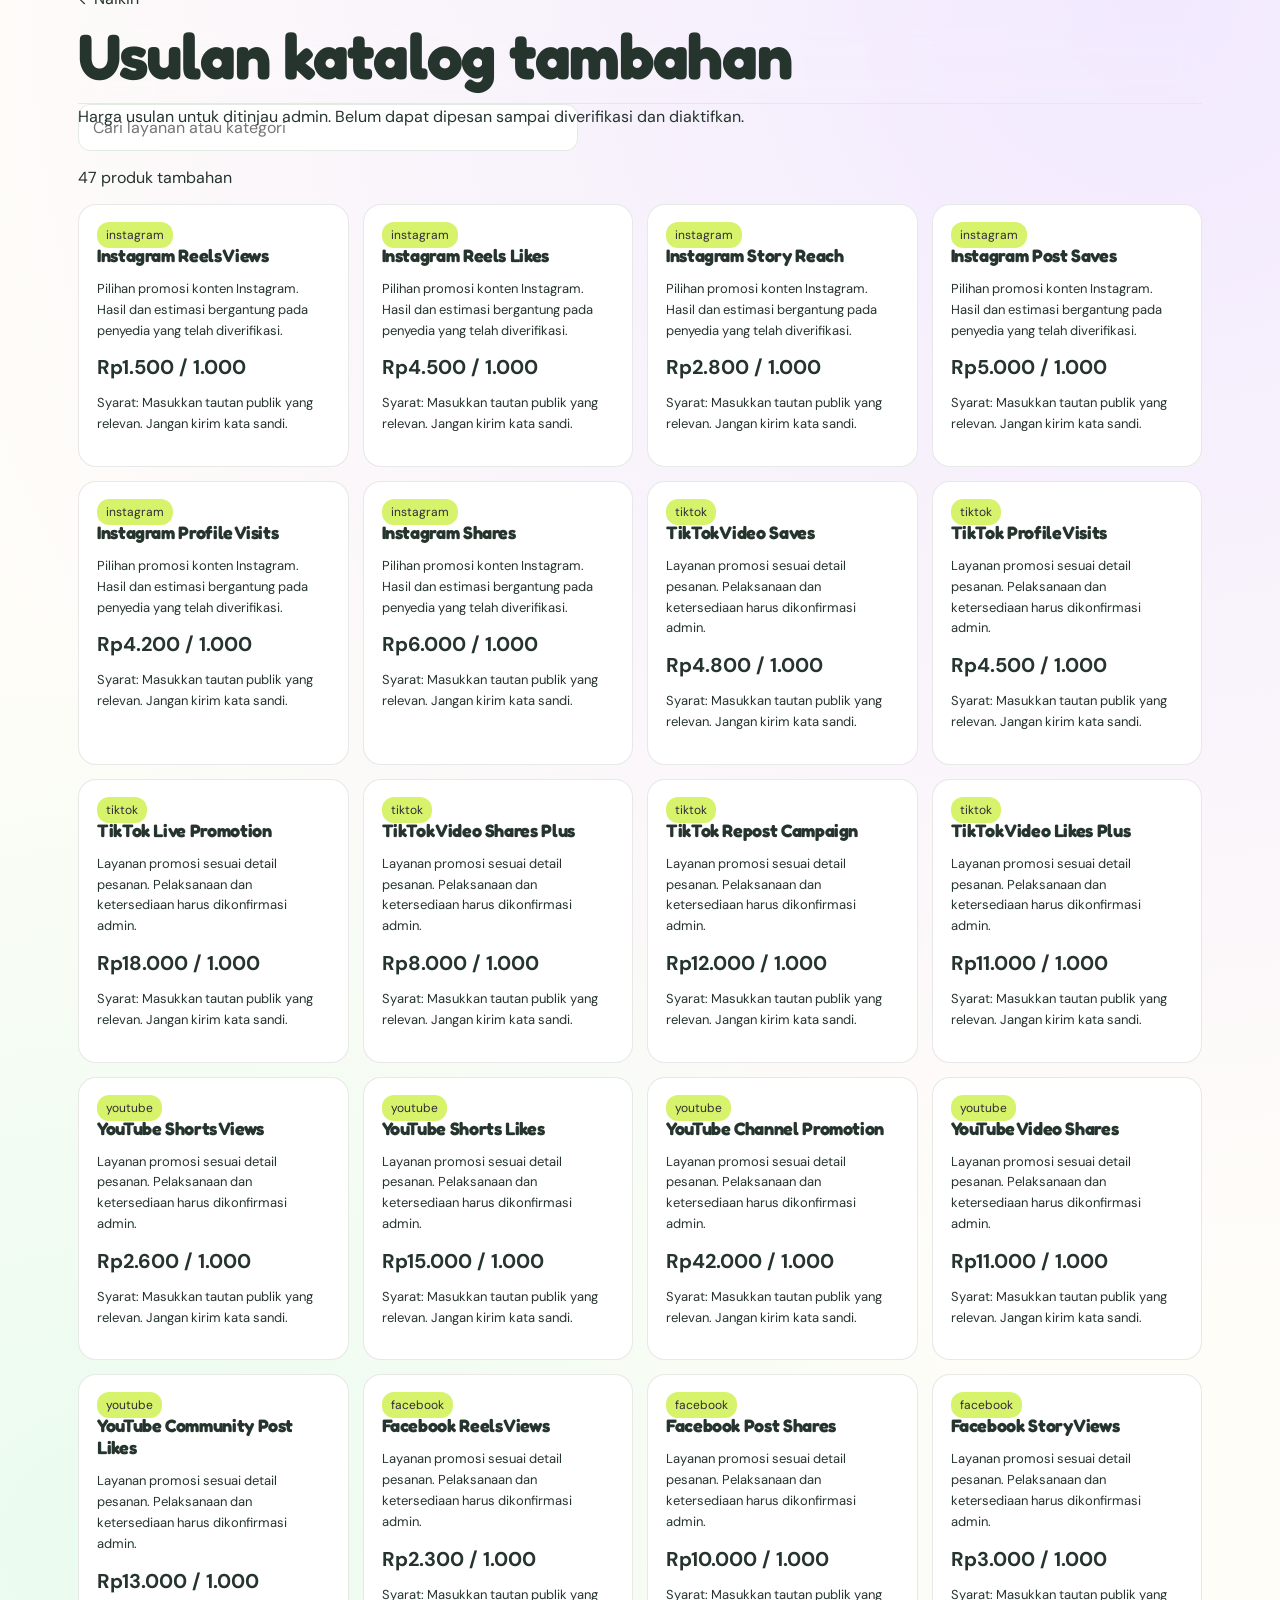
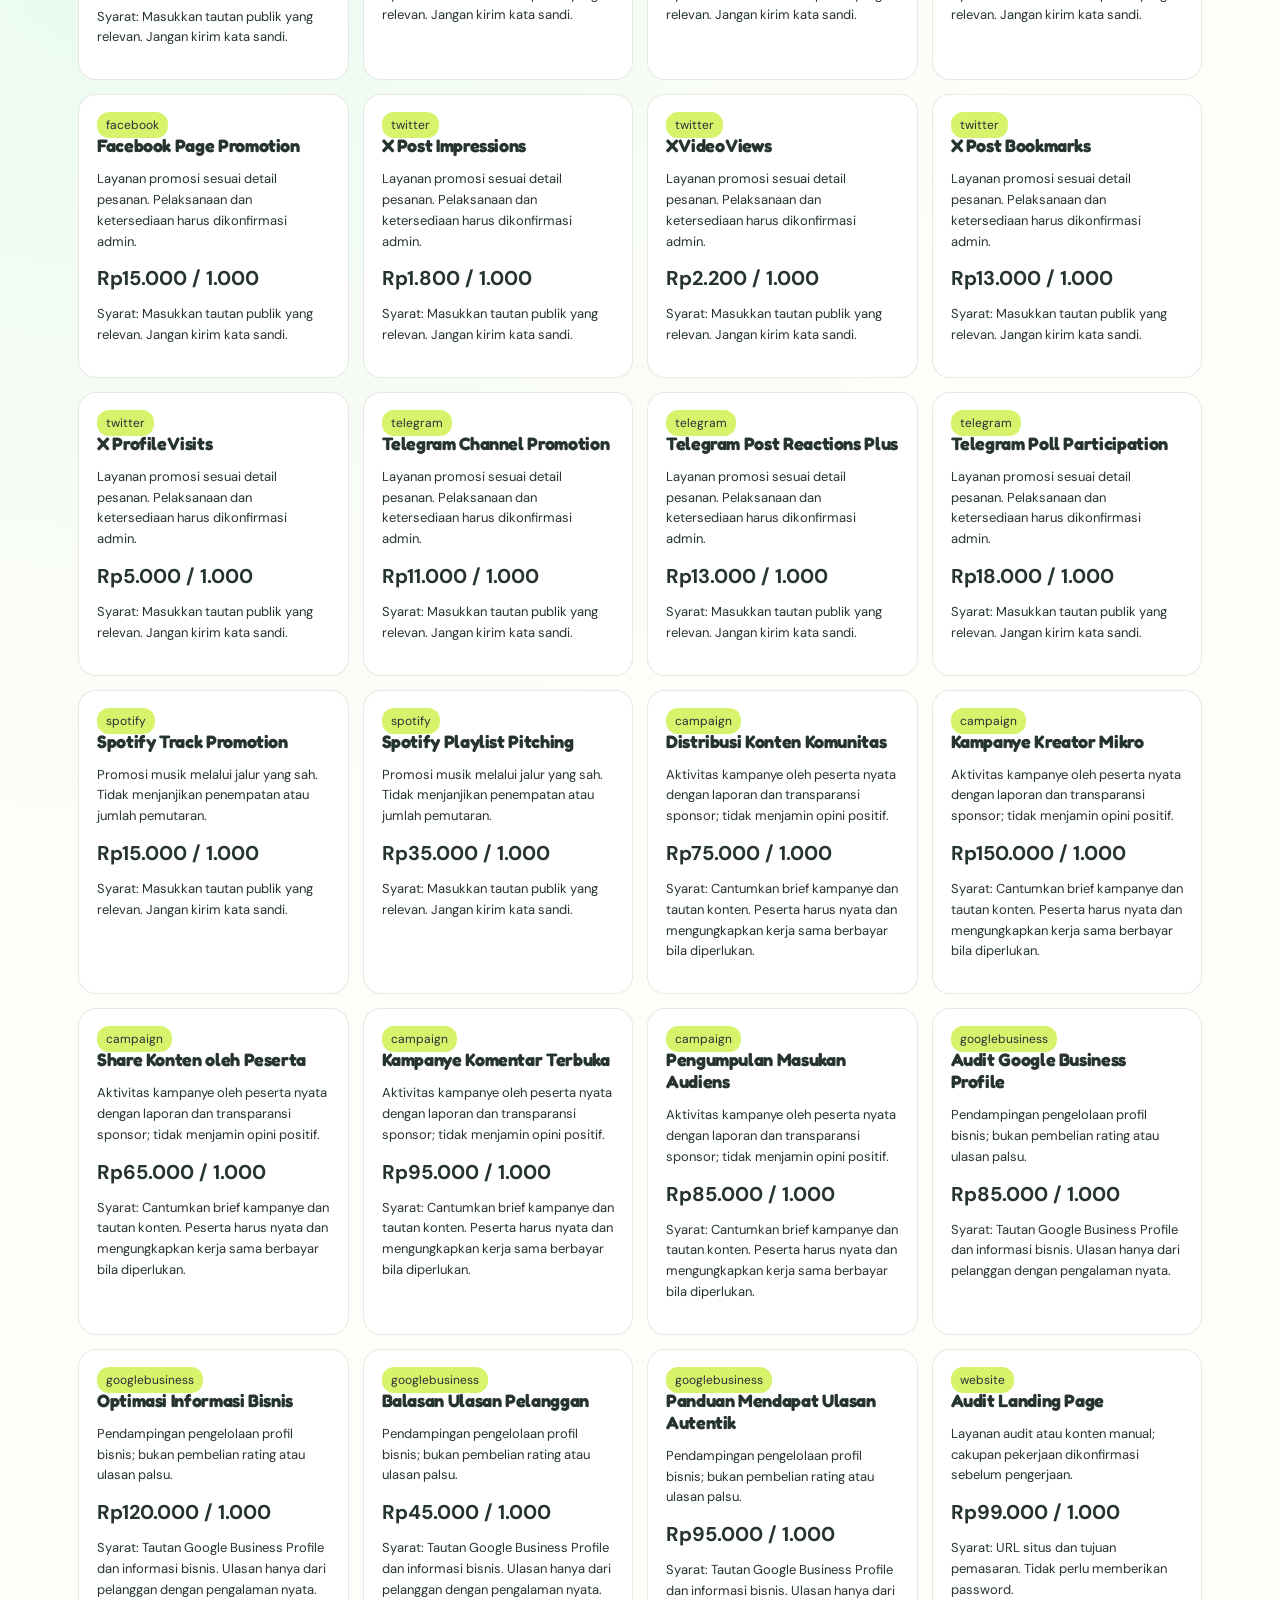
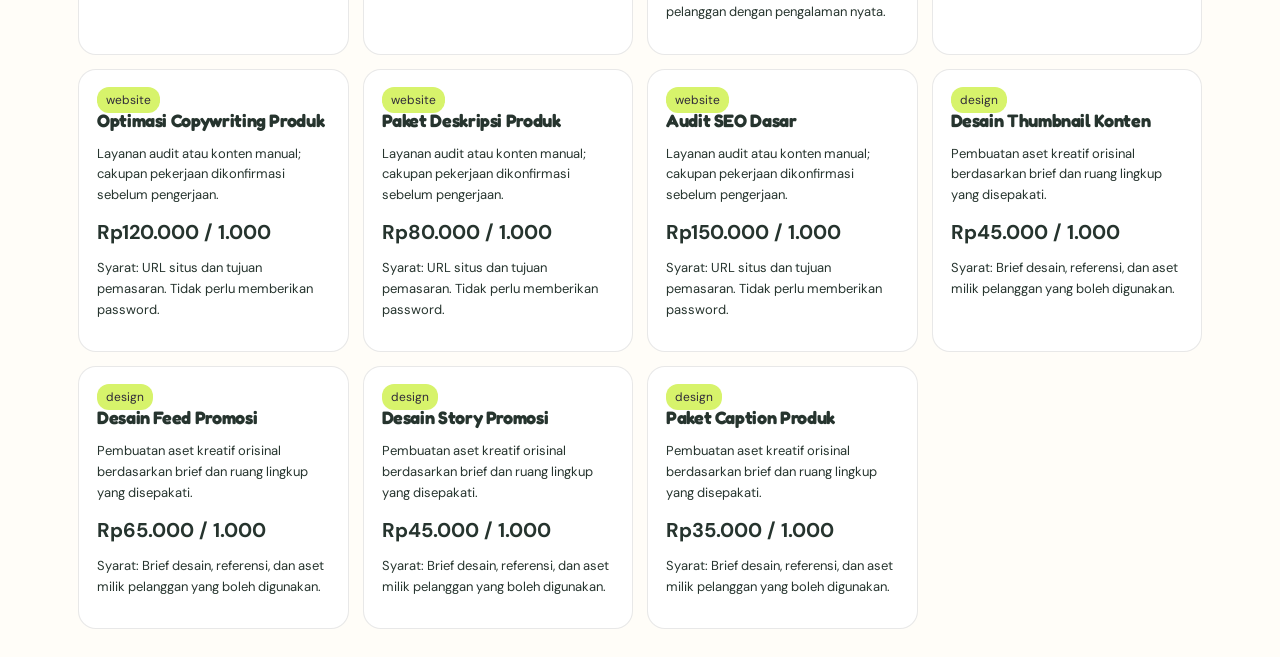
<file: katalog-usulan.html>
<!doctype html><html lang="id"><head><script>document.documentElement.dataset.theme=localStorage.getItem("naikin_theme")==="dark"?"dark":"light";</script><meta charset="utf-8"><meta name="viewport" content="width=device-width,initial-scale=1"><title>Usulan Katalog · Naikin</title><link rel="stylesheet" href="css/app.css"><style>body{display:block;padding:28px;max-width:1180px;margin:auto}.draftgrid{display:grid;grid-template-columns:repeat(auto-fill,minmax(230px,1fr));gap:14px}.draft{padding:18px;border:1px solid #bbb5;border-radius:18px;background:var(--card,#fff)}.draft p{font-size:13px;line-height:1.6}.draft strong{font-size:20px}.pillx{font-size:12px;border-radius:12px;background:#d7f36b;color:#302a39;padding:5px 9px}header{position:static!important;background:transparent!important;padding:0!important}input{max-width:500px}</style></head><body><header><div><a href="index.html">← Naikin</a><h1>Usulan katalog tambahan</h1><p>Harga usulan untuk ditinjau admin. Belum dapat dipesan sampai diverifikasi dan diaktifkan.</p></div></header><input id="filter" placeholder="Cari layanan atau kategori" aria-label="Cari layanan"><p id="count"></p><div id="grid" class="draftgrid"></div><script>fetch('assets/catalog-additions.json').then(r=>r.json()).then(items=>{const el=document.querySelector('#grid'),f=document.querySelector('#filter');function render(){let q=f.value.toLowerCase(),arr=items.filter(x=>(x.name+' '+x.category).toLowerCase().includes(q));document.querySelector('#count').textContent=arr.length+' produk tambahan';el.replaceChildren(...arr.map(x=>{let d=document.createElement('article');d.className='draft';let tag=document.createElement('span');tag.className='pillx';tag.textContent=x.category;let h=document.createElement('h3');h.textContent=x.name;let p=document.createElement('p');p.textContent=x.description;let b=document.createElement('strong');b.textContent='Rp'+(x.price_per_unit*1000).toLocaleString('id-ID')+' / 1.000';let r=document.createElement('p');r.textContent='Syarat: '+x.requirements;d.append(tag,h,p,b,r);return d}))}f.oninput=render;render()}).catch(()=>document.querySelector('#count').textContent='Katalog belum bisa dimuat. Jalankan lewat localhost.');</script></body></html>
</file>
<file: css/app.css>
@import url('https://fonts.googleapis.com/css2?family=DM+Sans:wght@400;500;600;700;800&family=Fredoka:wght@400;500;600;700&display=swap');:root{--bg:#fffbf3;--card:#ffffff;--ink:#2b3040;--muted:#777987;--line:#eae6ed;--accent:#ffe58f;--coral:#ffc9b9;--lilac:#d9c8ff;--mint:#c9f7e7;--shadow:0 12px 32px #665b8710}html[data-theme=dark]{--bg:#1c1b20;--card:#29272e;--ink:#f7f3ef;--muted:#b5b0bb;--line:#47434c;--accent:#ffe58f;--shadow:0 14px 40px #0004}*{box-sizing:border-box}body{margin:0;background:var(--bg);color:var(--ink);font-family:'DM Sans',sans-serif}button,input,textarea,select{font:inherit}button,a{touch-action:manipulation}a{color:inherit;text-decoration:none}button{cursor:pointer}button:disabled{opacity:.55;cursor:not-allowed}.plain{border:0;background:none;color:inherit;padding:10px}.pill,.primary{background:var(--accent);color:#302c35;border:1px solid #e6bf5e;border-radius:14px;padding:11px 17px;font-weight:800}.secondary{background:var(--card);color:var(--ink);border:1px solid var(--line);border-radius:13px;padding:10px 14px}.muted,.sub{color:var(--muted)}.workspace{margin-left:250px;min-height:100vh}#sidebar{width:250px;position:fixed;inset:0 auto 0 0;background:var(--card);border-right:1px solid var(--line);display:flex;flex-direction:column;padding:18px 12px;z-index:20;transition:width .2s}#sidebar .brand{display:flex;align-items:center;gap:9px;padding:12px;font:700 27px 'Fredoka';white-space:nowrap}#sidebar .brand img{width:36px;height:36px}.accent{color:#bc831c}#sidebar nav{overflow-y:auto;min-height:0;flex:1;padding:12px 0}.nav-item{display:flex;align-items:center;gap:13px;padding:13px;border-radius:13px;margin:3px 0;font-weight:700;white-space:nowrap}.nav-item:hover,.nav-item.active{background:var(--bg)}.nav-symbol{width:37px;height:37px;flex:none;display:grid;place-items:center;background:#f0eaff;color:#63539a;border-radius:12px}.nav-icon{width:20px;height:20px}.nav-item:nth-child(3n+2) .nav-symbol{background:#fff0c2;color:#3e8a68}.nav-item:nth-child(3n) .nav-symbol{background:#fff0e6;color:#bb7654}.sidebar-bottom{border-top:1px solid var(--line);padding-top:12px;display:flex;flex-direction:column;gap:6px}.collapsed #sidebar{width:80px}.collapsed .workspace{margin-left:80px}.collapsed .nav-label,.collapsed #sidebar .brand>span{display:none}.collapsed #sidebar .brand{padding-left:10px}header{height:76px;padding:0 30px;display:flex;align-items:center;justify-content:space-between;border-bottom:1px solid var(--line);gap:12px}.header-right{display:flex;align-items:center;gap:12px}#menu,.mobile-brand{display:none}main{max-width:1200px;margin:auto;padding:34px 30px 70px}footer{padding:25px 30px;color:var(--muted);font-size:12px}h1,h2,h3{font-family:'Fredoka';letter-spacing:-.035em}h1{font-size:clamp(36px,5vw,64px);line-height:1.08;margin:12px 0}h2{font-size:25px;margin:0 0 15px}h3{font-size:18px;margin:0 0 9px}.eyebrow{font-size:12px;text-transform:uppercase;letter-spacing:.17em;font-weight:800;color:var(--muted)}.hero{background:linear-gradient(125deg,#fff0b8 0%,#fff3d9 50%,#f3eaff 100%);color:var(--ink);border:1px solid #e9e1d5;border-radius:28px;padding:50px;display:grid;grid-template-columns:1.6fr 1fr;gap:20px;overflow:hidden}.hero p{max-width:470px;line-height:1.7}.hero .shape{display:grid;place-items:center;font:700 clamp(80px,12vw,190px) 'Fredoka';color:#9cdb79;transform:rotate(-12deg);text-shadow:12px 12px 0 #d7c1ff}.hero .primary{display:inline-block;margin-top:15px}.section{margin-top:35px}.section-head{display:flex;align-items:center;justify-content:space-between;gap:15px;margin-bottom:15px}.grid{display:grid;grid-template-columns:repeat(3,minmax(0,1fr));gap:15px}.card,.panel{background:var(--card);border:1px solid var(--line);border-radius:21px;padding:23px;box-shadow:var(--shadow)}.product{display:flex;flex-direction:column;gap:12px;min-height:205px}.product .tag{align-self:flex-start;font-size:11px;font-weight:800;border-radius:20px;background:var(--lilac);color:#2d253c;padding:6px 10px}.product .bottom{display:flex;align-items:center;justify-content:space-between;gap:10px;margin-top:auto}.product p{color:var(--muted);font-size:13px;line-height:1.5;margin:0}.price{font-weight:800;font-size:17px}.controls{display:flex;gap:10px;flex-wrap:wrap;margin:18px 0}.controls input,.controls select{flex:1;min-width:160px}input,textarea,select{background:var(--card);border:1px solid var(--line);border-radius:12px;padding:12px 14px;color:var(--ink);width:100%}textarea{min-height:110px;resize:vertical}.field{display:flex;flex-direction:column;gap:7px;margin:14px 0}.field label{font-weight:700;font-size:13px}.stack{display:grid;gap:12px}.two{display:grid;grid-template-columns:repeat(2,minmax(0,1fr));gap:16px}.stat{background:var(--lilac);color:#302a39;border-radius:20px;padding:22px}.stat strong{display:block;font-size:24px}.stat span{font-size:12px}.row{display:flex;justify-content:space-between;align-items:center;gap:10px;flex-wrap:wrap}.line{border-bottom:1px solid var(--line);padding:14px 0}.small{font-size:12px}.danger{color:#bd4747}.notice{border-left:4px solid var(--lilac);background:var(--card);padding:14px;border-radius:12px;margin:15px 0}dialog{width:min(490px,calc(100vw - 24px));max-height:90vh;overflow:auto;border:1px solid var(--line);border-radius:23px;background:var(--card);color:var(--ink);padding:30px;box-shadow:0 35px 100px #0006}dialog::backdrop{background:#141118aa}.modal-close{position:absolute;right:14px;top:12px;border:0;background:none;color:inherit;font-size:20px}#toast{position:fixed;right:18px;bottom:20px;background:var(--ink);color:var(--bg);padding:12px 18px;border-radius:12px;z-index:99;display:none;max-width:320px}.admin-shell header{max-width:1300px;margin:auto}.admin-shell main{max-width:1300px}.table-wrap{overflow-x:auto}.table{width:100%;border-collapse:collapse;min-width:650px}.table th,.table td{padding:12px;border-bottom:1px solid var(--line);text-align:left;font-size:13px}.table th{color:var(--muted)}.chips{display:flex;gap:8px;flex-wrap:wrap}.chip{border:1px solid var(--line);background:var(--card);padding:9px 13px;border-radius:30px}.chip.selected{background:var(--accent);color:#302c35}.settings-group{margin-bottom:20px}.settings-group .line:last-child{border:0}button:focus-visible,a:focus-visible,input:focus-visible{outline:3px solid #9270dd;outline-offset:2px}@media(max-width:980px){.grid{grid-template-columns:repeat(2,minmax(0,1fr))}.hero{padding:35px}}@media(max-width:700px){#sidebar{transform:translateX(-100%);width:min(290px,85vw)!important}.workspace,.collapsed .workspace{margin-left:0}body.drawer #sidebar{transform:translateX(0)}#shade{display:none}body.drawer #shade{display:block;position:fixed;inset:0;background:#0007;z-index:19}#menu,.mobile-brand{display:inline-block}.mobile-brand{font:800 22px 'Fredoka'}header{height:66px;padding:0 16px}main{padding:22px 15px 55px}.grid,.two{grid-template-columns:1fr}.hero{grid-template-columns:1fr;padding:30px 24px}.hero .shape{font-size:80px;justify-content:start}.section{margin-top:24px}.card,.panel{padding:18px}.header-right{gap:6px}#headerBalance{font-size:12px}.header-right .pill{padding:9px 10px;font-size:12px}}@media(prefers-reduced-motion:reduce){*,*:before,*:after{animation:none!important;transition:none!important}}
/* Naikin Bright visual refresh — scoped to presentation only */
html{color-scheme:light}html[data-theme=dark]{color-scheme:dark}body{background:radial-gradient(ellipse at 92% 2%,#f2eaff 0%,transparent 30%),radial-gradient(ellipse at 10% 35%,#fff4d6 0%,transparent 28%),var(--bg)}html[data-theme=dark] body{background:var(--bg)}#sidebar{background:linear-gradient(180deg,#fffefd,#fffaf4);box-shadow:5px 0 24px #b4a6c012}html[data-theme=dark] #sidebar{background:var(--card)}#sidebar nav{scrollbar-width:thin;scrollbar-color:transparent transparent;scroll-behavior:smooth}#sidebar nav:hover,#sidebar nav:focus-within{scrollbar-color:#c9b4ef transparent}#sidebar nav::-webkit-scrollbar{width:5px}#sidebar nav::-webkit-scrollbar-track{background:transparent}#sidebar nav::-webkit-scrollbar-thumb{background:transparent;border-radius:20px}#sidebar nav:hover::-webkit-scrollbar-thumb,#sidebar nav:focus-within::-webkit-scrollbar-thumb{background:#c9b4ef}.nav-item{transition:background .18s,transform .18s}.nav-item:hover{background:#f4edff;transform:translateX(2px)}.nav-item.active{background:#fff0c2;color:#253b2d}.nav-item.active .nav-symbol{background:#ffe58f;color:#24422e}.collapsed .nav-item{justify-content:center;padding:10px 5px}.collapsed .nav-symbol{margin:auto}.collapsed .sidebar-bottom #collapse{display:flex;justify-content:center}.collapsed .sidebar-bottom #collapse .nav-label{display:none}.collapsed .nav-item .nav-icon{width:21px;height:21px}.hero .shape{filter:drop-shadow(0 8px 14px #c0a9da44)}.card,.panel{box-shadow:0 9px 25px #897da70c}.product{transition:transform .2s,box-shadow .2s,border-color .2s}.product:hover{transform:translateY(-3px);box-shadow:0 16px 30px #8170a521;border-color:#d9c8ff}.primary,.pill{background:#ffe58f;border-color:#e6bf5e;color:#302c35}.primary:hover,.pill:hover{background:#ffdc6d}.stat:nth-child(3n+2){background:#c9f7e7}.stat:nth-child(3n){background:#ffdccc}.notice{border-left-color:#91d9ba}.chip.selected{background:#ffe58f}.sidebar-bottom{background:transparent}header{background:#ffffffb5;backdrop-filter:blur(12px)}html[data-theme=dark] header{background:var(--card)}@media(max-width:700px){#sidebar{box-shadow:8px 0 30px #51456920}.nav-item:hover{transform:none}}

/* Naikin bright polish: strong readability and private navigation */
[hidden]{display:none!important}
html:not([data-theme=dark]){--bg:#fffdf8;--card:#ffffff;--ink:#26342e;--muted:#66746e;--line:#e1ebe2;--accent:#b9ed8b;--shadow:0 9px 28px #536a5510}
html:not([data-theme=dark]) body{background:radial-gradient(circle at 90% 0%,#f2e9ff 0%,transparent 32%),radial-gradient(circle at 8% 40%,#eafbef 0%,transparent 36%),#fffdf8}
html:not([data-theme=dark]) #sidebar{background:linear-gradient(165deg,#f1ffed 0%,#fffdf7 58%,#f5eeff 100%)}
html:not([data-theme=dark]) header{background:#fffdf8eb}
.hero,.hero h1,.hero p,.hero .eyebrow{color:#25362e!important}
.hero .eyebrow{color:#577260!important}
.hero{background:linear-gradient(115deg,#e6ffe6 0%,#fff6de 53%,#f0e7ff 100%)}
.hero .shape{color:#7acb79;text-shadow:11px 11px 0 #d6b5ff}
.nav-item.active{background:#dcf6cc;color:#243e31}
#sidebar nav{overscroll-behavior:contain;scrollbar-width:thin;scrollbar-color:transparent transparent}
#sidebar nav:hover,#sidebar nav:focus-within{scrollbar-color:#bfa5eb transparent}
#sidebar nav::-webkit-scrollbar{width:6px}
#sidebar nav::-webkit-scrollbar-track{background:transparent}
#sidebar nav::-webkit-scrollbar-thumb{background:transparent;border-radius:20px}
#sidebar nav:hover::-webkit-scrollbar-thumb,#sidebar nav:focus-within::-webkit-scrollbar-thumb{background:#bfa5eb}
#sidebar .sidebar-bottom{flex-shrink:0}
.product .price{color:var(--ink)}
.product .tag{background:#e9ddff;color:#403258}
@media(max-width:700px){#sidebar{max-height:100dvh}#sidebar nav{overflow-y:auto}.hero h1{font-size:clamp(34px,9vw,52px)}}

/* Patch 004: consistent navigation, responsive header, light default */
html:not([data-theme="dark"]){color-scheme:light}#sidebar{overflow-x:hidden}#sidebar nav{overflow-x:hidden;overflow-y:auto;scrollbar-width:thin;scrollbar-color:transparent transparent}#sidebar nav:hover{scrollbar-color:#c9b4ef transparent}.nav-item{min-width:0}.nav-count,.notification-dot{display:inline-flex;align-items:center;justify-content:center;background:#ed786d;color:#fff;font-size:10px;border-radius:100px;min-width:17px;height:17px;padding:0 4px;margin-left:auto}.notification-dot{position:absolute;right:-2px;top:-3px}.header-wallet,.header-bell{display:flex;align-items:center;gap:8px;padding:9px 12px;border-radius:13px;background:var(--card);border:1px solid var(--line);font-weight:800}.header-bell{position:relative;padding:10px}.header-wallet svg,.header-bell svg{width:19px;height:19px}.profile-menu{position:relative}.profile-menu summary{display:flex;align-items:center;gap:9px;cursor:pointer;list-style:none;font-weight:700}.profile-menu summary::-webkit-details-marker{display:none}.avatar{width:37px;height:37px;display:grid;place-items:center;background:#d8c6fa;color:#342c46;border-radius:13px;font-weight:800}.profile-dropdown{position:absolute;right:0;top:calc(100% + 12px);z-index:30;background:var(--card);border:1px solid var(--line);box-shadow:var(--shadow);border-radius:16px;padding:8px;width:190px;display:grid;gap:3px}.profile-dropdown a,.profile-dropdown button{padding:10px 12px;text-align:left;border:0;border-radius:9px;background:none;color:var(--ink);font-weight:600}.profile-dropdown a:hover,.profile-dropdown button:hover{background:var(--bg)}.loading-shell{display:flex;align-items:center;justify-content:center;gap:12px;min-height:190px;color:var(--muted)}.loading-spinner{width:22px;height:22px;border-radius:50%;border:3px solid #f7e2a6;border-top-color:#c9952e;animation:naikin-spin .7s linear infinite;display:inline-block}@keyframes naikin-spin{to{transform:rotate(360deg)}}.notification-item.unread{border-color:#f1d27c;background:linear-gradient(120deg,#fff8e4,var(--card))}.notification-item p{line-height:1.6}.nav-symbol svg{display:block}.sidebar-bottom{overflow:hidden}@media(max-width:700px){.profile-name{display:none}.header-wallet{padding:9px}.header-wallet span{font-size:11px}.header-right{gap:6px}.profile-dropdown{right:0}.avatar{width:33px;height:33px}.header-bell{padding:8px}}

/* Patch 006: align sidebar control icon and label */
#collapse{display:flex;align-items:center;gap:12px;width:100%;text-align:left;white-space:nowrap}#collapse .nav-icon{width:20px;height:20px;flex:none}#collapse .nav-label{font-size:13px;font-weight:700}#sidebar{overflow-x:hidden}

/* Patch 008: comparison prices and admin stability */
.old-price{color:#7b827c;font-size:.86rem;margin-bottom:2px}.old-price s{text-decoration-thickness:1.5px}body[data-page=admin] .admin-shell{min-height:100vh}body[data-page=admin] #content{min-height:50vh}#customComments{min-height:125px;resize:vertical}

/* Patch: promo yang valid terlihat jelas di kartu katalog */
.product-labels{display:flex;flex-wrap:wrap;gap:6px;align-items:center}.discount-tag{display:inline-flex;align-items:center;border-radius:999px;padding:4px 9px;background:#ffebe5;color:#9d4b44;font-size:.76rem;font-weight:750}.old-price s{opacity:.9;text-decoration:line-through;text-decoration-thickness:2px}

/* Patch 010: penanda harga tanpa klaim diskon */
.special-price-tag{display:inline-flex;align-items:center;border-radius:999px;padding:5px 9px;background:#fff0c2;color:#795012;font-size:11px;font-weight:700;line-height:1.2}
[data-theme="dark"] .special-price-tag{background:#163e2a;color:#a8e6bf}

/* Patch 012: katalog, notifikasi, QRIS, sentuhan mobile */
.catalog-pages{display:flex;justify-content:center;align-items:center;flex-wrap:wrap;gap:12px;margin:25px 0}.catalog-pages span{font-size:13px;color:var(--muted)}.catalog-pages button:disabled{opacity:.45;cursor:not-allowed}.deposit-actions{display:flex;align-items:center;justify-content:center;flex-wrap:wrap;gap:10px;margin-top:18px}.notification-toolbar{display:flex;align-items:center;justify-content:space-between;gap:12px;margin:14px 0;flex-wrap:wrap}.notification-select{display:inline-flex;align-items:center;gap:10px;cursor:pointer}.notification-select input{width:18px;height:18px;flex:0 0 auto;accent-color:#79b658}.notification-actions{display:flex;gap:8px;flex-wrap:wrap;margin-top:10px}#saveCatalogColumns{margin-top:12px}a,button,summary,select,[role="button"]{-webkit-tap-highlight-color:transparent}button,a{-webkit-touch-callout:none}button{-webkit-user-select:none;user-select:none}@media(max-width:700px){.catalog-grid{grid-template-columns:repeat(var(--mobile-columns,2),minmax(0,1fr));gap:10px}.catalog-grid .card{min-width:0;padding:12px;overflow-wrap:anywhere}.catalog-grid .product h3{font-size:clamp(12px,3.6vw,17px)}.catalog-grid .product p{font-size:12px}.catalog-grid .product .bottom{flex-wrap:wrap}.catalog-grid .product .bottom .primary{width:100%;text-align:center}.catalog-grid[style*="--mobile-columns: 3"] .product .price{font-size:13px}.catalog-grid[style*="--mobile-columns: 3"] .product .tag{font-size:9px;padding:4px 6px}.catalog-grid[style*="--mobile-columns: 3"] .product p{font-size:10px}.catalog-grid[style*="--mobile-columns: 3"] .product .bottom .primary{font-size:11px;padding:8px 4px}.deposit-actions{width:100%}.deposit-actions button{max-width:100%}}@media(max-width:360px){.catalog-grid[style*="--mobile-columns: 3"]{gap:6px}.catalog-grid[style*="--mobile-columns: 3"] .card{padding:7px}}

/* Patch 013: consistent controls for review rating */
#mapRating{width:100%;min-height:44px}

/* Patch 014 — birthday greeting, responsive and accessible */
.birthday-welcome{text-align:center;padding:8px 2px 4px}.birthday-mark{display:inline-grid;place-items:center;width:52px;height:52px;border-radius:16px;background:rgba(112,166,73,.12);color:#5c9838;font-size:27px;margin-bottom:8px}.birthday-kicker{font-size:12px;letter-spacing:.09em;text-transform:uppercase;font-weight:700;opacity:.7}.birthday-welcome h2{margin:8px 0 10px}.birthday-welcome p{line-height:1.6}.birthday-amount{font-size:clamp(34px,8vw,48px);font-weight:850;letter-spacing:-.04em;margin:14px auto;color:#6aa044}.birthday-dismiss{width:100%;margin-top:12px;min-height:44px}.birthday-dismiss:focus-visible{outline:3px solid currentColor;outline-offset:3px}

/* Patch 015 — compact birthday greeting */
#modal:has(.birthday-welcome){width:min(380px,calc(100vw - 32px));max-width:380px;padding:18px 20px;border-radius:20px}
#modal:has(.birthday-welcome) #modalBody{padding:0}
.birthday-welcome{padding:4px 0 0;text-align:center}
.birthday-welcome .birthday-logo{display:block;width:44px;height:44px;object-fit:contain;margin:0 auto 10px}
.birthday-welcome h2{font-size:clamp(18px,4.8vw,21px);line-height:1.25;margin:0 0 7px}
.birthday-welcome p{font-size:13px;line-height:1.45;margin:0 auto;max-width:285px}
.birthday-welcome .birthday-amount{font-size:34px;line-height:1.1;margin:12px auto 14px}
.birthday-welcome .birthday-dismiss{margin:0;min-height:42px}
@media(max-width:480px){#modal:has(.birthday-welcome){padding:16px 18px;width:min(340px,calc(100vw - 28px))}}

/* Butter Yellow refresh: visual only; does not modify product/order logic */
:root{--bg:#fffbf3;--card:#fff;--ink:#302c35;--muted:#77717a;--line:#eee6dc;--accent:#ffe58f;--coral:#ffd5b8;--lilac:#e5d9ff;--mint:#d9f1e9;--shadow:0 12px 32px #7a594212}
html[data-theme=dark]{--bg:#211e24;--card:#2d2930;--ink:#fff7ed;--muted:#c8bec8;--line:#4b4249;--accent:#ffe58f;--shadow:0 14px 40px #0004}
body{background:radial-gradient(ellipse at 90% 0%,#fff0c7 0%,transparent 32%),var(--bg)}
html[data-theme=dark] body{background:var(--bg)}
h1,h2,h3,.mobile-brand,#sidebar .brand{font-family:'Fredoka','DM Sans',sans-serif;letter-spacing:-.02em}
.hero{background:linear-gradient(125deg,#fff0b8 0%,#fff9e9 54%,#f5eaff 100%);border-color:#f0dfb4}
.primary,.pill{background:#ffe58f;border-color:#ebcb78;color:#302c35}
.primary:hover,.pill:hover{background:#ffda70;border-color:#e6bd59;color:#302c35}
.nav-item.active{background:#fff1c7;color:#4c3c22}.nav-item.active .nav-symbol{background:#ffe58f;color:#4c3c22}
html[data-theme=dark] .nav-item.active{background:#51442d;color:#fff1cf}
html[data-theme=dark] .nav-item.active .nav-symbol{background:#ffe58f;color:#302c35}
.product{border-radius:22px;display:flex;flex-direction:column;gap:12px;min-width:0;transition:transform .18s,box-shadow .18s,border-color .18s}
.product:hover{transform:translateY(-3px);border-color:#ead19a;box-shadow:0 14px 28px #7c60411a}
.product-heading{display:flex;align-items:center;gap:10px;min-width:0}
.product-heading .product-labels{min-width:0;flex:1;align-content:center}
.platform-icon{width:48px;height:48px;flex:0 0 48px;border-radius:15px;background:#fff5da;border:1px solid #f1e5c9;display:grid;place-items:center;overflow:hidden}
.platform-logo{display:block;width:27px;height:27px;object-fit:contain}
.platform-fallback{width:100%;height:100%;display:grid;place-items:center;font:700 22px 'Fredoka',sans-serif;color:#8d632a}
.product h3{line-height:1.28}.product p{line-height:1.5}.product .bottom{margin-top:auto;gap:12px}
.product .bottom .primary{display:inline-flex;align-items:center;justify-content:center;gap:7px;min-height:42px;border-radius:13px;white-space:nowrap}
.product .bottom .primary svg{flex:none}
.discount-tag{background:#ffe4e8;color:#a34862}.special-price-tag{background:#fff0c2;color:#795012}
html[data-theme=dark] .platform-icon{background:#443a30;border-color:#64523b}
html[data-theme=dark] .product:hover{border-color:#b89b64}
@media(max-width:700px){.catalog-grid .product{gap:9px}.catalog-grid .platform-icon{width:38px;height:38px;flex-basis:38px;border-radius:12px}.catalog-grid .platform-logo{width:23px;height:23px}.catalog-grid .product-heading{gap:7px}.catalog-grid .product .bottom .primary{width:100%}}
@media(max-width:360px){.catalog-grid[style*="--mobile-columns: 3"] .platform-icon{width:28px;height:28px;flex-basis:28px}.catalog-grid[style*="--mobile-columns: 3"] .platform-logo{width:19px;height:19px}}

/* Patch 0002 — stable product layout, compact hero and warm palette */
:root{--accent:#ffe58f;--lilac:#fff0c9}
html[data-theme=dark]{--accent:#ffe58f;--lilac:#54472f}
.product{min-width:0;min-height:0;overflow:hidden;overflow-wrap:normal;word-break:normal;gap:12px}
.product-heading{display:flex;align-items:flex-start;gap:12px;min-width:0;width:100%}
.product-heading .product-title{min-width:0;flex:1 1 auto;width:0}
.product-heading .product-title h3{margin:0 0 8px;font-size:clamp(15px,1.45vw,19px);line-height:1.28;overflow-wrap:break-word;word-break:normal}
.product-heading .product-labels{display:flex;flex-wrap:wrap;gap:5px;min-width:0;align-items:center}
.product .tag,.product .discount-tag,.product .special-price-tag{max-width:100%;white-space:normal;overflow-wrap:break-word;word-break:normal;font-size:11px;line-height:1.3;padding:5px 8px}
.product .product-description{margin:0;color:var(--muted);font-size:13px;line-height:1.55;overflow-wrap:break-word;word-break:normal}
.product .bottom{display:flex;align-items:flex-end;justify-content:space-between;gap:10px;min-width:0;flex-wrap:wrap}
.product .product-pricing{min-width:0;flex:1 1 110px}
.product .price{overflow-wrap:break-word;word-break:normal;line-height:1.3}
.product .bottom .primary{flex:0 0 auto;max-width:100%;white-space:nowrap}
.grid>.product{min-width:0}
.hero{position:relative;display:flex;align-items:center;min-height:0;padding:30px 35px;gap:18px;background:linear-gradient(115deg,#fff0b8 0%,#fff8e6 70%,#fff3e9 100%);border-color:#efdfb6}
.hero>div:first-child{min-width:0;flex:1 1 auto;position:relative;z-index:1}
.hero h1{font-size:clamp(30px,3.5vw,49px);line-height:1.13;margin:10px 0}
.hero p{font-size:clamp(14px,1.5vw,17px);line-height:1.55;margin:8px 0 12px;max-width:430px}
.hero .shape{flex:0 0 auto;font:700 clamp(70px,10vw,145px) 'Fredoka',sans-serif;color:#f1bb3f!important;text-shadow:7px 7px 0 #ffd2aa!important;transform:rotate(-10deg);filter:none}
.nav-item:hover{background:#fff4d8}
.nav-item.active{background:#fff0c2;color:#3b3428}
.nav-item.active .nav-symbol{background:#ffe58f;color:#3b3428}
#sidebar nav:hover,#sidebar nav:focus-within{scrollbar-color:#e4c780 transparent}
#sidebar nav:hover::-webkit-scrollbar-thumb,#sidebar nav:focus-within::-webkit-scrollbar-thumb{background:#e4c780}
button:focus-visible,a:focus-visible,input:focus-visible,select:focus-visible,textarea:focus-visible{outline:3px solid #b77a13;outline-offset:2px}
html[data-theme=dark] .nav-item:hover{background:#4d412f}
html[data-theme=dark] .hero{background:linear-gradient(115deg,#514126,#332e2a);border-color:#6a5835}
html[data-theme=dark] .hero,.hero h1,.hero p,.hero .eyebrow{color:inherit!important}
html[data-theme=dark] .hero .shape{color:#f1c35b!important;text-shadow:7px 7px 0 #80563f!important}
@media(max-width:980px){.grid{grid-template-columns:repeat(2,minmax(0,1fr))}.product .bottom .primary{flex:1 1 auto}}
@media(max-width:700px){
 .hero{padding:23px 21px;align-items:flex-start;min-height:0;border-radius:24px}
 .hero h1{font-size:clamp(29px,7.8vw,40px)}
 .hero p{font-size:14px;max-width:95%;line-height:1.5}
 .hero .shape{font-size:clamp(45px,12vw,75px);position:absolute;right:17px;top:14px;opacity:.85}
 .hero .eyebrow{padding-right:65px}
 .hero .primary{margin-top:8px}
 .section .grid:not(.catalog-grid){grid-template-columns:1fr}
 .catalog-grid{grid-template-columns:repeat(var(--mobile-columns,2),minmax(0,1fr));gap:10px}
 .catalog-grid .card{min-width:0;padding:12px;overflow-wrap:normal;word-break:normal}
 .catalog-grid .product-heading{display:flex;flex-direction:column;gap:9px;align-items:flex-start}
 .catalog-grid .product-heading .product-title{width:100%;flex:1 1 auto}
 .catalog-grid .product-heading h3{font-size:clamp(13px,3.7vw,17px);margin-bottom:7px;overflow-wrap:break-word}
 .catalog-grid .product .product-description{font-size:12px;line-height:1.45;display:-webkit-box;-webkit-box-orient:vertical;-webkit-line-clamp:3;overflow:hidden}
 .catalog-grid .product .bottom{display:flex;flex-direction:column;align-items:stretch;gap:10px}
 .catalog-grid .product .bottom .primary{width:100%;font-size:13px;padding:10px 7px;min-height:40px}
 .catalog-grid .product .price{font-size:clamp(14px,3.8vw,18px)}
 .catalog-grid .product .sub.small{font-size:11px}
 .catalog-grid .product .tag,.catalog-grid .product .discount-tag,.catalog-grid .product .special-price-tag{font-size:10px;padding:4px 7px}
 .catalog-grid[style*="--mobile-columns: 1"] .product-heading{flex-direction:row;align-items:flex-start}
 .catalog-grid[style*="--mobile-columns: 1"] .product-heading .product-title{width:0}
 .catalog-grid[style*="--mobile-columns: 1"] .product .bottom{flex-direction:row;align-items:flex-end}
 .catalog-grid[style*="--mobile-columns: 1"] .product .bottom .primary{width:auto;flex:0 0 auto}
}
@media(max-width:360px){.catalog-grid{gap:8px}.catalog-grid .card{padding:10px}.catalog-grid .platform-icon{width:35px;height:35px;flex-basis:35px}}

/* Patch 0003 — compact catalogue, warm notices and readable card type */
.notice{border-left-color:#e5b64a}
.product{gap:9px;min-height:0!important;height:auto;align-self:start}
.product .bottom{margin-top:4px;gap:8px}
.product .product-pricing{flex:1 1 auto}
.product-heading .product-title h3,.product h3{font-family:'DM Sans',sans-serif;font-weight:600;letter-spacing:-.025em;line-height:1.35}
.product .price{font-family:'DM Sans',sans-serif;font-weight:700}
.product .tag{font-weight:500}
.product .bottom .primary{font-weight:600}
.product .product-description{line-height:1.45}
.catalog-grid{align-items:start;grid-auto-rows:auto}
.catalog-grid>.product{align-self:stretch;min-height:0!important}
.catalog-grid .product .bottom{margin-top:5px}
@media(max-width:700px){
 .catalog-grid{align-items:start}
 .catalog-grid>.product{align-self:start;height:auto;min-height:0!important}
 .catalog-grid .product{gap:8px}
 .catalog-grid .product .bottom{margin-top:3px;gap:7px}
 .catalog-grid .product .bottom .primary{min-height:38px}
 .catalog-grid .product-heading h3{font-size:clamp(13px,3.6vw,16px)}
 .catalog-grid .product .product-description{-webkit-line-clamp:3}
}
html[data-theme=dark] .notice{border-left-color:#e5b64a}
</file>
